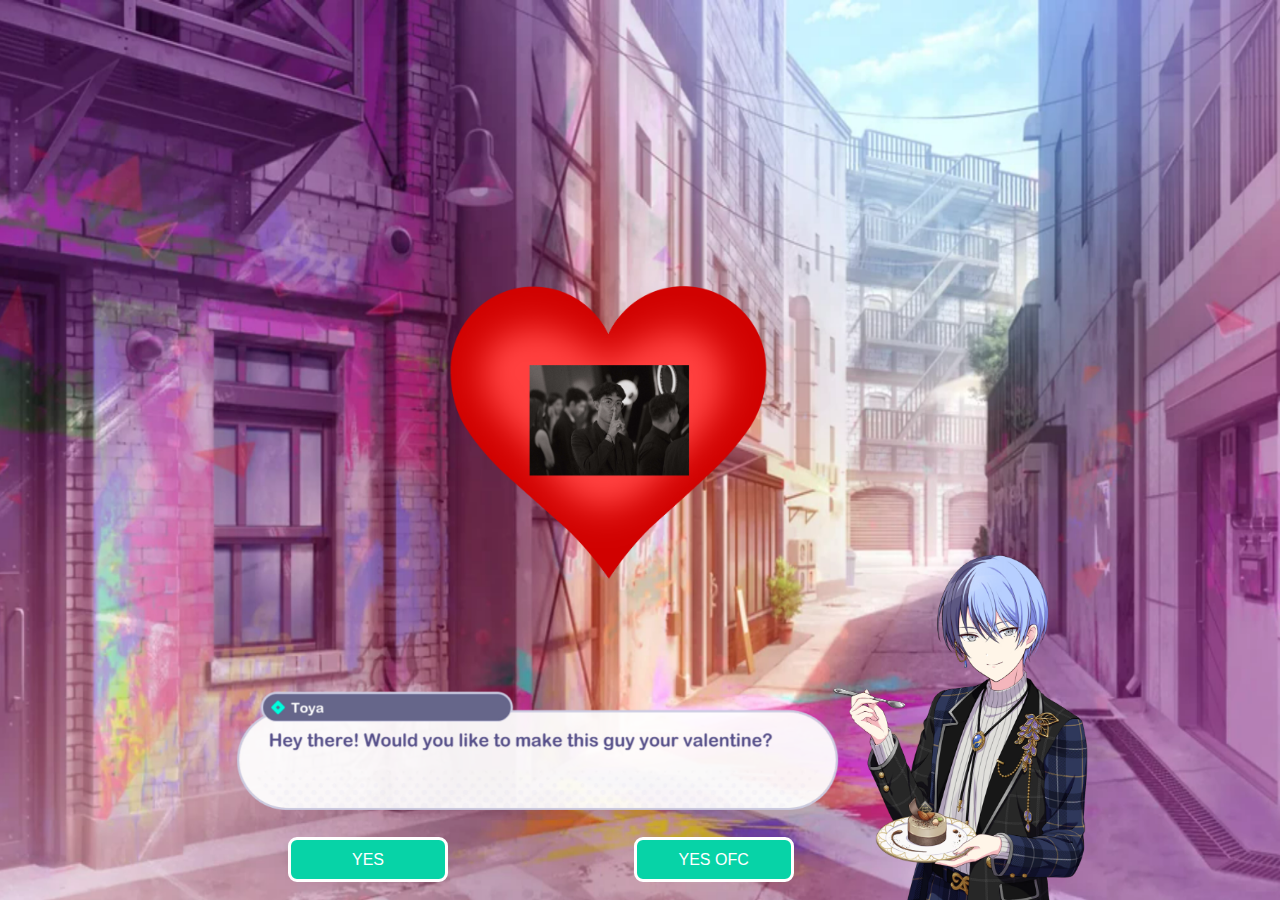
<file: index.html>
<!DOCTYPE html>

<head>
    <meta charset="UTF-8">
    <meta name="viewport" content="width=device-width, initial-scale=1.0">
    <title>hi nami</title>
    <link rel="stylesheet" href="designs.css">

</head>

<body>

    <img class="toyaD1" src="toya3.png">
    <img class="heart" src="finalheart.png">
    <img class="bubble" src="final vbs.png">

    <a href = "secondpage.html"> 

    <button class = "NEXTbutton" onclick="location.href='secondpage.html'">YES</button>
    <button class = "NEXTbutton2">YES OFC</button>

    </a>
    


    
   

</body>

</html>
</file>
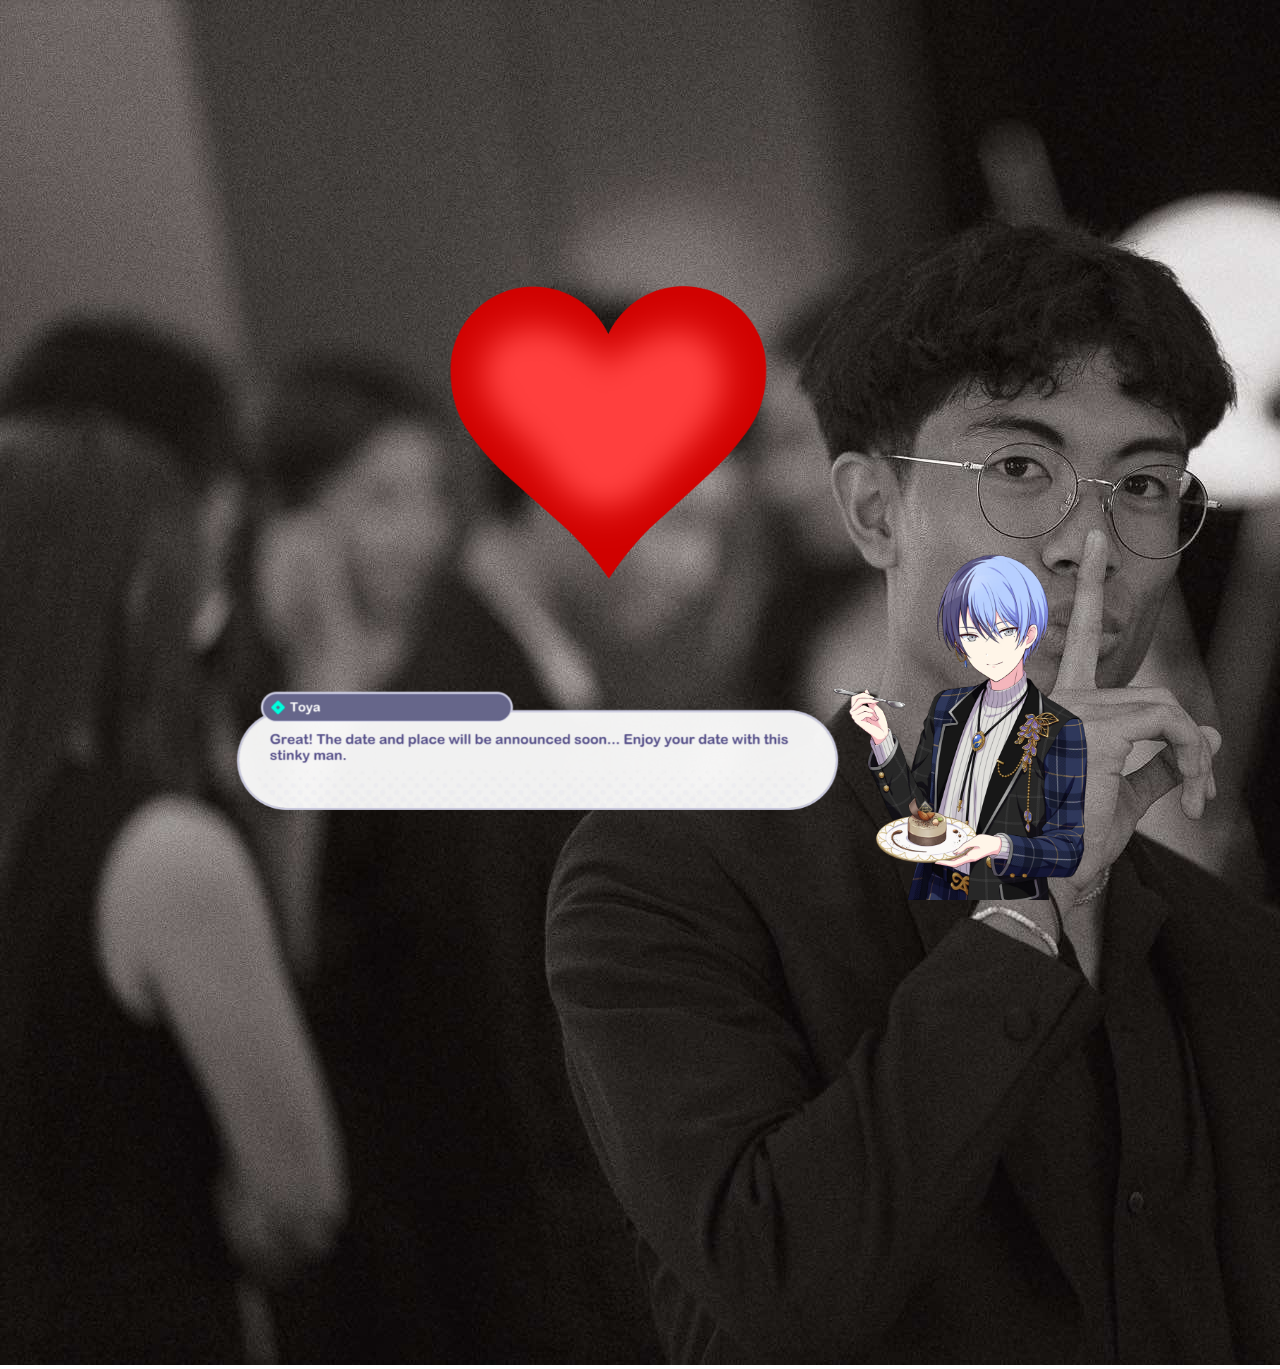
<file: secondpage.html>
<!DOCTYPE html>

<head>
    <meta charset="UTF-8">
    <meta name="viewport" content="width=device-width, initial-scale=1.0">
    <title>hi nami</title>
    <link rel="stylesheet" href="designs.css">

</head>

<body>

    <img class="toyaD1" src="toya3.png">
    <img class="heart" src="heart-png--3100.png">
    <img class="bubble2" src="vbs dialogue2.png">
    <img class="me" src="me.jpg">

    
   

</body>

</html>
</file>
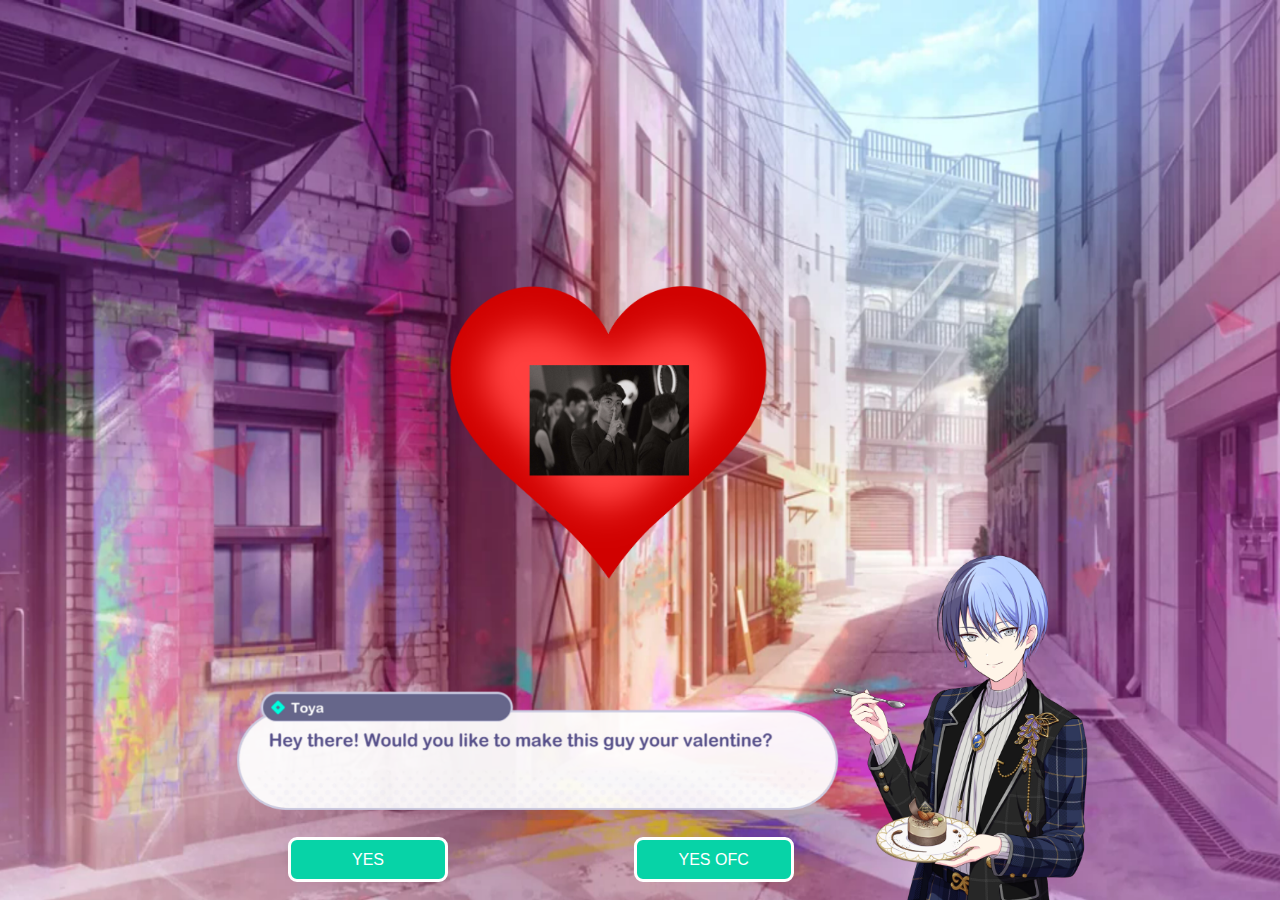
<file: sekaihtml.html>
<!DOCTYPE html>

<head>
    <meta charset="UTF-8">
    <meta name="viewport" content="width=device-width, initial-scale=1.0">
    <title>hi nami</title>
    <link rel="stylesheet" href="designs.css">

</head>

<body>

    <img class="toyaD1" src="toya3.png">
    <img class="heart" src="finalheart.png">
    <img class="bubble" src="final vbs.png">

    <a href = "secondpage.html"> 

    <button class = "NEXTbutton" onclick="location.href='secondpage.html'">YES</button>
    <button class = "NEXTbutton2">YES OFC</button>

    </a>
    


    
   

</body>

</html>
</file>
<file: designs.css>
body, html {
    margin: 0;
    padding: 0;
    height: 100%; /* Ensures the body takes the full height of the page */
}

body {
    background: url('VBS\ bg.png') no-repeat center center fixed; /* Background image */
    background-size: 100% 100%; /* Make the image cover the entire viewport */
    background-position: center; /* Centers the image */
    background-attachment: fixed; /* Keeps the image fixed while scrolling */
}

.toyaD1{
    position: absolute;
    bottom: 0%;  /* 0% from the bottom of the container */
    right: 15%;  /* 25% from the right of the container (approximate) */
    width: 20%;  /* Adjust size as a percentage of the container width */
    
}

.heart{
    position: absolute;
    bottom: 35%;  /* 0% from the bottom of the container */
    right: 40%;  /* 25% from the right of the container (approximate) */
    width: 25%;  /* Adjust size as a percentage of the container width */
    
}



.bubble{
    position: fixed;
    bottom: 10vh;  /* 10% of the viewport height */
    left: 18.5%;  /* 33.33% from the left of the viewport (approximate) */
    width: 47%;  /* 83.33% of the viewport width */
    max-width: 100%; /* Ensures it does not exceed 100% of its container width */
    
}   

.bubble2{
    position: fixed;
    bottom: 10vh;  /* 10% of the viewport height */
    left: 18.5%;  /* 33.33% from the left of the viewport (approximate) */
    width: 47%;  /* 83.33% of the viewport width */
    max-width: 100%; /* Ensures it does not exceed 100% of its container width */
    
}   

.NEXTbutton {
    position: fixed;  /* Fixed position relative to the viewport */
    bottom: 2%;       /* 2% from the bottom of the viewport */
    right: 65%;        /* 2% from the right of the viewport */
    background-color: rgb(7, 211, 167);
    color: white;
    border: none;
    height: 5%;
    width: 12.5%;
    border-radius: 1vh;
    cursor: pointer;
    border-width:10%;
    border-style: solid;

    font-family: Arial, Helvetica, sans-serif;
    font-size: 100%;  
    text-align: center;
}

.NEXTbutton2 {
    position: fixed;  /* Fixed position relative to the viewport */
    bottom: 2%;       /* 2% from the bottom of the viewport */
    right: 38%;        /* 2% from the right of the viewport */
    background-color: rgb(7, 211, 167);
    color: white;
    border: none;
    height: 5%;
    width: 12.5%;
    border-radius: 1vh;
    cursor: pointer;
    border-width:10%;
    border-style: solid;

    font-family: Arial, Helvetica, sans-serif;
    font-size: 100%;  
    text-align: center;
}

.text{
    position: fixed;
    bottom: 60.5vh;  /* 10% of the viewport height */
    left: 24%;  /* 33.33% from the left of the viewport (approximate) */
    width: 47%;  /* 83.33% of the viewport width */
    max-width: 100%; /* Ensures it does not exceed 100% of its container width */
    z-index: 200;


    font-family: Arial;
    font-size: 1.15vw;
    text-align: center;
    line-height: 1.4;
    color: rgba(144, 58, 225, 0.699);
    
}


.text1 {

    font-family: Arial;
    font-size: 1.5vw;        /* Font size relative to viewport width (scales with width) */
    text-align: left;
    line-height: 1.4;
    color: white;


    z-index: 1;          /* Ensure it stays on top */
    position: absolute;       /* Fixed position relative to the viewport */
    bottom: 21.5%;           /* Position from the bottom of the viewport (in viewport height) */
    left: 22.7%;            /* Position from the left of the viewport (in viewport width) */
    width: 47%;  /* 83.33% of the viewport width */
    max-width: 100%; /* Ensures it does not exceed 100% of its container width */
}
</file>
